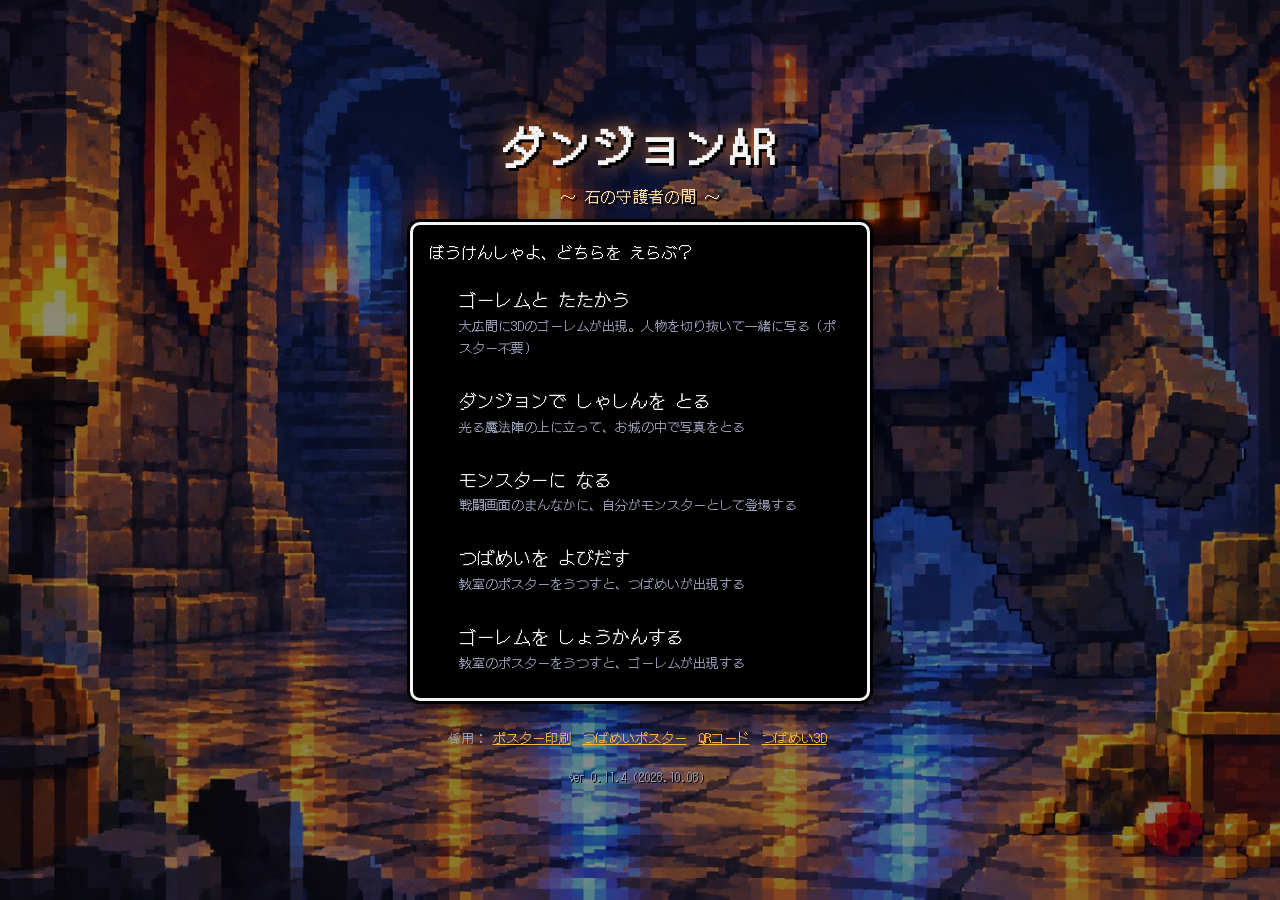
<file: index.html>
<!doctype html>
<html lang="ja">
<head>
<meta charset="utf-8">
<meta name="viewport" content="width=device-width, initial-scale=1, viewport-fit=cover">
<title>ダンジョンAR</title>
<meta name="description" content="文化祭フォトスポット：ダンジョンに入りこんだような写真がとれるWeb AR">
<link rel="preconnect" href="https://fonts.googleapis.com">
<link rel="preconnect" href="https://fonts.gstatic.com" crossorigin>
<link href="https://fonts.googleapis.com/css2?family=DotGothic16&display=swap" rel="stylesheet">
<link rel="stylesheet" href="css/style.css">
<style>
  body {
    background: #07070f url("assets/dungeon.jpg") center / cover no-repeat fixed;
    display: grid;
    place-items: center;
    padding: 16px;
  }
  body::before { content: ""; position: fixed; inset: 0; background: rgba(0, 0, 0, .45); }
  main { position: relative; width: min(460px, 100%); display: grid; gap: 14px; }
  .title { text-align: center; font-size: clamp(28px, 8vw, 42px); letter-spacing: .08em; text-shadow: 3px 3px 0 #000, 0 0 18px #ff8a30; margin: 0; }
  .sub { text-align: center; margin: -6px 0 0; color: #ffd9a0; text-shadow: 2px 2px 0 #000; }
  .staff { font-size: 13px; text-align: center; color: var(--muted); }
  .staff a { margin: 0 6px; }
  .version { text-align: center; color: var(--muted); font-size: 12px; margin: -6px 0 0; text-shadow: 1px 1px 0 #000; }
</style>
</head>
<body>
<main>
  <h1 class="title">ダンジョンAR</h1>
  <p class="sub">〜 石の守護者の間 〜</p>

  <div class="win">
    <p style="margin:0 0 8px">ぼうけんしゃよ、どちらを えらぶ？</p>
    <ul class="cmd">
      <li><a href="photo.html?scene=hall">ゴーレムと たたかう
        <small>大広間に3Dのゴーレムが出現。人物を切り抜いて一緒に写る（ポスター不要）</small></a></li>
      <li><a href="photo.html?scene=magic">ダンジョンで しゃしんを とる
        <small>光る魔法陣の上に立って、お城の中で写真をとる</small></a></li>
      <li><a href="photo.html?scene=battle">モンスターに なる
        <small>戦闘画面のまんなかに、自分がモンスターとして登場する</small></a></li>
      <li><a href="ar.html?chara=tsubamei">つばめいを よびだす
        <small>教室のポスターをうつすと、つばめいが出現する</small></a></li>
      <li><a href="ar.html">ゴーレムを しょうかんする
        <small>教室のポスターをうつすと、ゴーレムが出現する</small></a></li>
    </ul>
  </div>

  <p class="staff">係用：<a href="marker.html">ポスター印刷</a><a href="tsubamei-marker.html">つばめいポスター</a><a href="qr.html">QRコード</a><a href="model.html">つばめい3D</a></p>
  <p class="version" id="version"></p>
</main>
<script type="module" src="js/pages/index.js"></script>
</body>
</html>
</file>
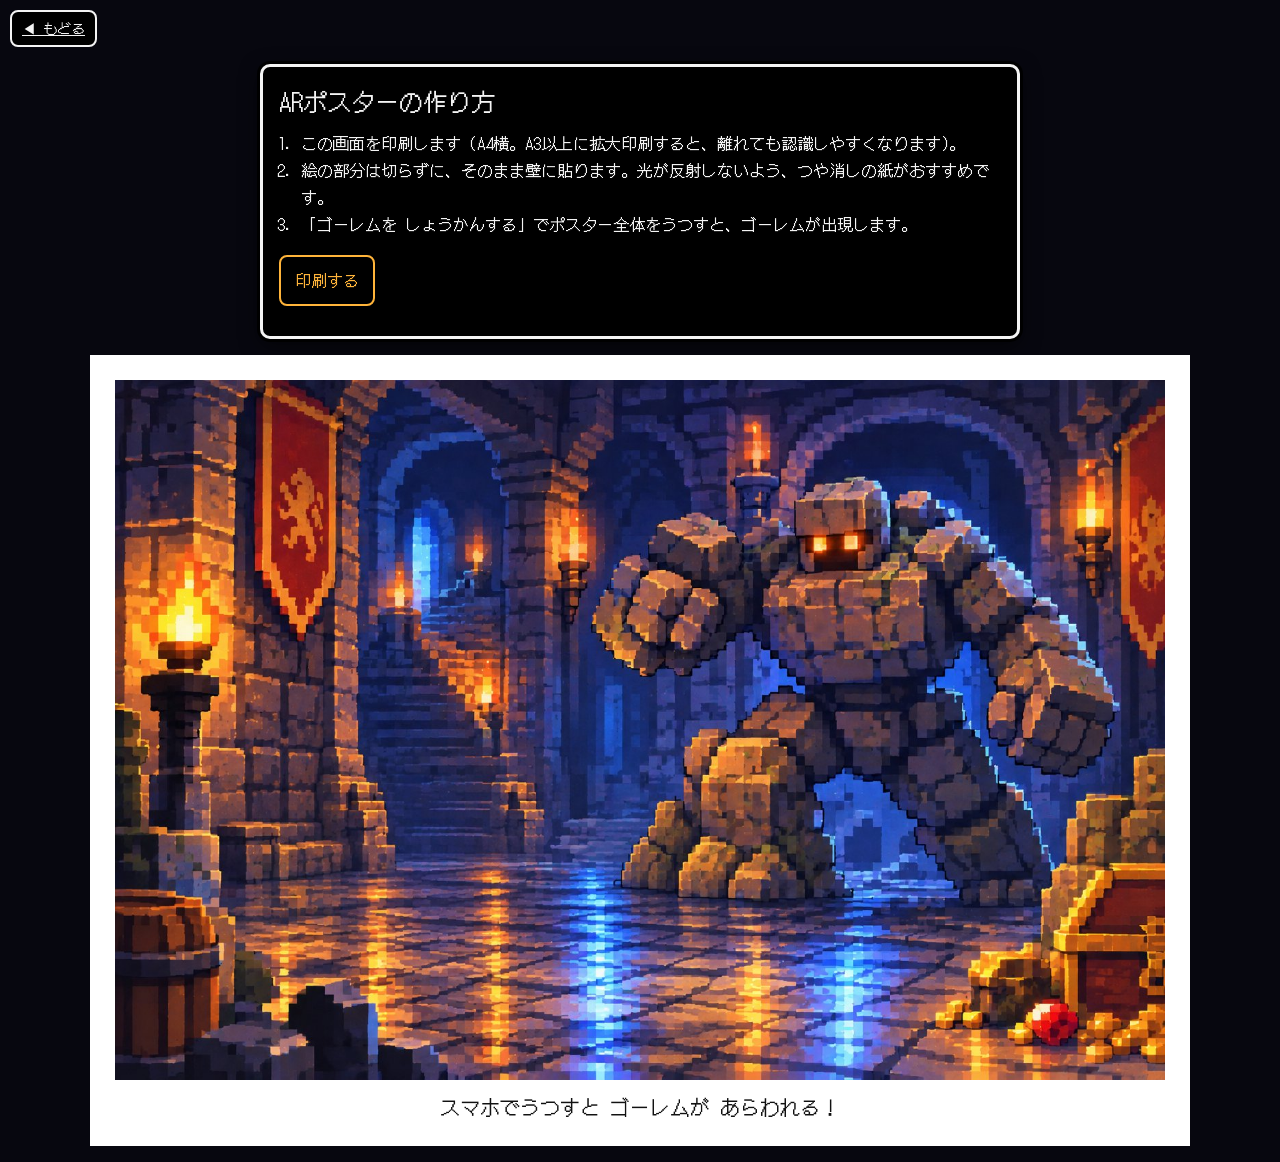
<file: marker.html>
<!doctype html>
<html lang="ja">
<head>
<meta charset="utf-8">
<meta name="viewport" content="width=device-width, initial-scale=1">
<title>ARポスター印刷</title>
<link rel="preconnect" href="https://fonts.googleapis.com">
<link rel="preconnect" href="https://fonts.gstatic.com" crossorigin>
<link href="https://fonts.googleapis.com/css2?family=DotGothic16&display=swap" rel="stylesheet">
<link rel="stylesheet" href="css/style.css">
<style>
  body { padding: 16px; }
  .guide { max-width: 760px; margin: 0 auto 16px; }
  .guide ol { padding-left: 1.4em; margin: 6px 0; }
  .poster { max-width: 1100px; margin: 0 auto; background: #fff; padding: 2%; }
  .poster img { display: block; width: 100%; height: auto; }
  .poster p { margin: 1.2% 0 0; color: #111; text-align: center; font-size: 20px; }
  @page { size: A4 landscape; margin: 8mm; }
  @media print {
    body { background: #fff; padding: 0; }
    .guide, .back { display: none; }
    .poster { max-width: none; padding: 0; }
  }
</style>
</head>
<body>
<a class="btn back" href="index.html">◀ もどる</a>

<div class="guide win" style="margin-top:48px">
  <h2>ARポスターの作り方</h2>
  <ol>
    <li>この画面を印刷します（A4横。A3以上に拡大印刷すると、離れても認識しやすくなります）。</li>
    <li>絵の部分は切らずに、そのまま壁に貼ります。光が反射しないよう、つや消しの紙がおすすめです。</li>
    <li>「ゴーレムを しょうかんする」でポスター全体をうつすと、ゴーレムが出現します。</li>
  </ol>
  <p><button class="btn primary" type="button" onclick="print()">印刷する</button></p>
</div>

<div class="poster">
  <img src="assets/dungeon.jpg" alt="ARマーカーになるダンジョンの絵">
  <p>スマホでうつすと ゴーレムが あらわれる！</p>
</div>
</body>
</html>
</file>
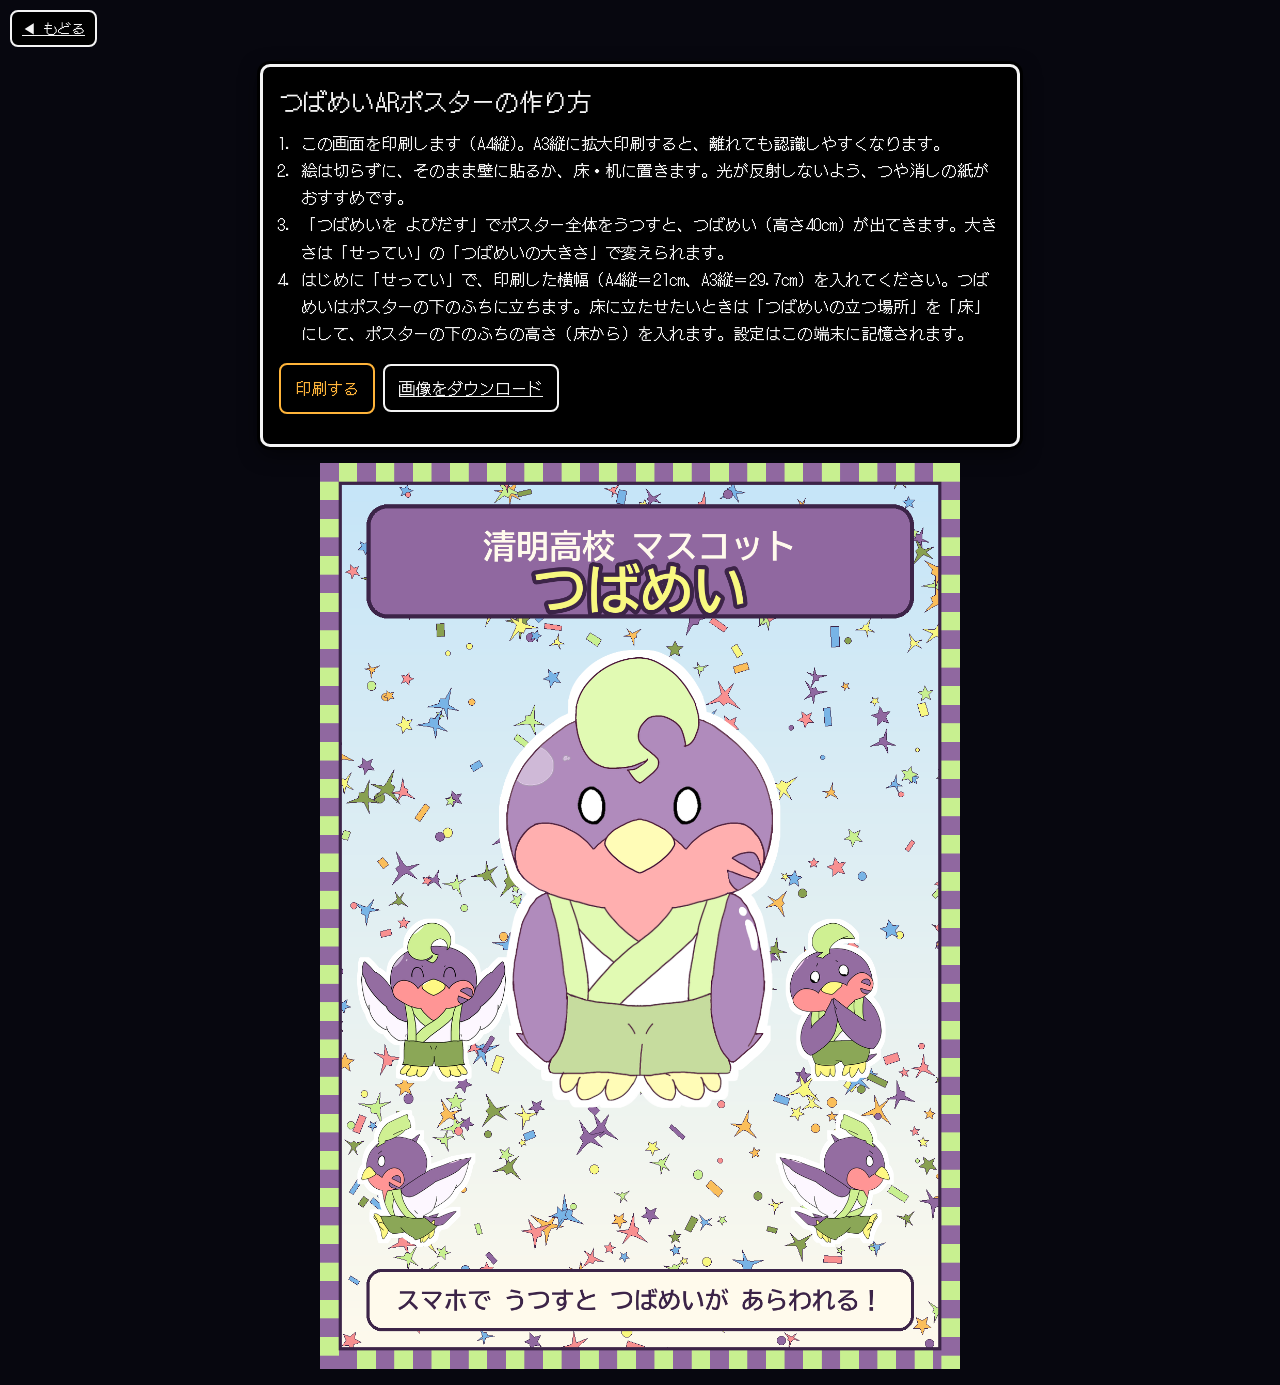
<file: tsubamei-marker.html>
<!doctype html>
<html lang="ja">
<head>
<meta charset="utf-8">
<meta name="viewport" content="width=device-width, initial-scale=1">
<title>つばめいARポスター印刷</title>
<link rel="preconnect" href="https://fonts.googleapis.com">
<link rel="preconnect" href="https://fonts.gstatic.com" crossorigin>
<link href="https://fonts.googleapis.com/css2?family=DotGothic16&display=swap" rel="stylesheet">
<link rel="stylesheet" href="css/style.css">
<style>
  body { padding: 16px; }
  .guide { max-width: 760px; margin: 0 auto 16px; }
  .guide ol { padding-left: 1.4em; margin: 6px 0; }
  .poster { max-width: 640px; margin: 0 auto; }
  .poster img { display: block; width: 100%; height: auto; }
  /* A4縦に、余白なしでいっぱいに印刷する */
  @page { size: A4 portrait; margin: 0; }
  @media print {
    body { background: #fff; padding: 0; }
    .guide, .back { display: none; }
    .poster { max-width: none; width: 210mm; }
    .poster img { width: 210mm; height: 297mm; object-fit: contain; }
  }
</style>
</head>
<body>
<a class="btn back" href="index.html">◀ もどる</a>

<div class="guide win" style="margin-top:48px">
  <h2>つばめいARポスターの作り方</h2>
  <ol>
    <li>この画面を印刷します（A4縦）。A3縦に拡大印刷すると、離れても認識しやすくなります。</li>
    <li>絵は切らずに、そのまま壁に貼るか、床・机に置きます。光が反射しないよう、つや消しの紙がおすすめです。</li>
    <li>「つばめいを よびだす」でポスター全体をうつすと、つばめい（高さ40cm）が出てきます。大きさは「せってい」の「つばめいの大きさ」で変えられます。</li>
    <li>はじめに「せってい」で、印刷した横幅（A4縦＝21cm、A3縦＝29.7cm）を入れてください。つばめいはポスターの下のふちに立ちます。床に立たせたいときは「つばめいの立つ場所」を「床」にして、ポスターの下のふちの高さ（床から）を入れます。設定はこの端末に記憶されます。</li>
  </ol>
  <p>
    <button class="btn primary" type="button" onclick="print()">印刷する</button>
    <a class="btn" href="assets/tsubamei-poster.png" download="tsubamei-poster.png">画像をダウンロード</a>
  </p>
</div>

<div class="poster">
  <img src="assets/tsubamei-poster.png" alt="つばめいのARポスター">
</div>
</body>
</html>
</file>
<file: css/style.css>
/* ダンジョンAR 共通スタイル（RPG風ウィンドウ） */
:root {
  --bg: #07070f;
  --win-bg: #000;
  --win-line: #f4f4f4;
  --text: #f4f4f4;
  --accent: #ffb43a;
  --danger: #ff5a4a;
  --muted: #9aa0b8;
  --font: "DotGothic16", "Hiragino Kaku Gothic ProN", "Meiryo", sans-serif;
}

* { box-sizing: border-box; }

html, body {
  margin: 0;
  background: var(--bg);
  color: var(--text);
  font-family: var(--font);
  -webkit-text-size-adjust: 100%;
}

body { min-height: 100dvh; }

a { color: var(--accent); }

/* RPG風ウィンドウ：黒地に白い二重枠 */
.win {
  background: var(--win-bg);
  border: 3px solid var(--win-line);
  border-radius: 10px;
  box-shadow: 0 0 0 3px #000, 0 6px 20px rgba(0, 0, 0, .6);
  padding: 14px 16px;
  line-height: 1.7;
}

.win h1, .win h2 { margin: 0 0 8px; font-weight: normal; }

/* コマンド選択リスト */
.cmd { list-style: none; margin: 0; padding: 0; }
.cmd li + li { margin-top: 6px; }
.cmd a, .cmd button {
  display: block;
  width: 100%;
  padding: 10px 8px 10px 30px;
  position: relative;
  color: var(--text);
  background: none;
  border: 0;
  font: inherit;
  font-size: 18px;
  text-align: left;
  text-decoration: none;
  cursor: pointer;
}
.cmd a::before, .cmd button::before {
  content: "▶";
  position: absolute;
  left: 6px;
  opacity: 0;
}
.cmd a:hover::before, .cmd a:focus::before,
.cmd button:hover::before, .cmd button:focus::before { opacity: 1; animation: blink 0.8s steps(1) infinite; }
.cmd small { display: block; color: var(--muted); font-size: 13px; }

@keyframes blink { 50% { opacity: 0; } }

/* ボタン */
.btn {
  appearance: none;
  font: inherit;
  font-size: 16px;
  color: var(--text);
  background: #000;
  border: 2px solid var(--win-line);
  border-radius: 8px;
  padding: 10px 14px;
  cursor: pointer;
  min-height: 44px;
}
.btn:active { transform: translateY(1px); }
.btn.primary { border-color: var(--accent); color: var(--accent); }

/* 大きなシャッターボタン */
.shutter {
  width: 76px;
  height: 76px;
  border-radius: 50%;
  border: 5px solid #fff;
  background: radial-gradient(circle, #ff6a3a 0 55%, #b8241a 56% 100%);
  box-shadow: 0 0 0 4px #000, 0 4px 14px rgba(0, 0, 0, .6);
  cursor: pointer;
  flex: none;
}
.shutter:active { transform: scale(.94); }
.shutter:disabled { filter: grayscale(1); opacity: .5; }

/* 読み込み中・エラー表示 */
.overlay-msg {
  position: fixed;
  inset: 0;
  display: grid;
  place-items: center;
  padding: 16px;
  background: rgba(0, 0, 0, .75);
  z-index: 50;
}
.overlay-msg[hidden] { display: none; }
.overlay-msg .win { max-width: 420px; width: 100%; }

/* 撮影結果モーダル */
.result {
  position: fixed;
  inset: 0;
  z-index: 60;
  background: rgba(0, 0, 0, .9);
  display: flex;
  flex-direction: column;
  align-items: center;
  justify-content: center;
  gap: 12px;
  padding: 16px;
}
.result[hidden] { display: none; }
.result img {
  max-width: 100%;
  max-height: 70dvh;
  border: 3px solid #fff;
  border-radius: 6px;
}
.result .row { display: flex; gap: 10px; flex-wrap: wrap; justify-content: center; }
.result p { margin: 0; color: var(--muted); font-size: 13px; text-align: center; }

/* カウントダウン・フラッシュ */
.countdown {
  position: fixed;
  inset: 0;
  display: grid;
  place-items: center;
  font-size: 30vmin;
  color: #fff;
  text-shadow: 0 0 20px #000, 4px 4px 0 #000;
  pointer-events: none;
  z-index: 40;
}
.countdown[hidden] { display: none; }
.flash {
  position: fixed;
  inset: 0;
  background: #fff;
  opacity: 0;
  pointer-events: none;
  z-index: 45;
}
.flash.on { animation: flash .5s ease-out; }
@keyframes flash { 0% { opacity: .95; } 100% { opacity: 0; } }

.back { position: fixed; top: 10px; left: 10px; z-index: 30; font-size: 14px; padding: 6px 10px; min-height: 0; }

label.field { display: flex; flex-direction: column; gap: 4px; font-size: 14px; color: var(--muted); }
label.field input[type="text"], label.field select {
  font: inherit;
  font-size: 16px;
  color: var(--text);
  background: #111;
  border: 2px solid #666;
  border-radius: 6px;
  padding: 8px;
}
input[type="range"] { width: 100%; accent-color: var(--accent); }

/* インカメラ／アウトカメラの選択 */
.camsel {
  display: inline-flex;
  border: 2px solid var(--win-line);
  border-radius: 8px;
  overflow: hidden;
  background: #000;
}
.camsel button {
  appearance: none;
  font: inherit;
  font-size: 14px;
  color: var(--muted);
  background: none;
  border: 0;
  padding: 8px 10px;
  min-height: 40px;
  cursor: pointer;
}
.camsel button + button { border-left: 2px solid #444; }
.camsel button[aria-pressed="true"] { color: #000; background: var(--accent); }
.camsel button:disabled { opacity: .5; }
</file>
